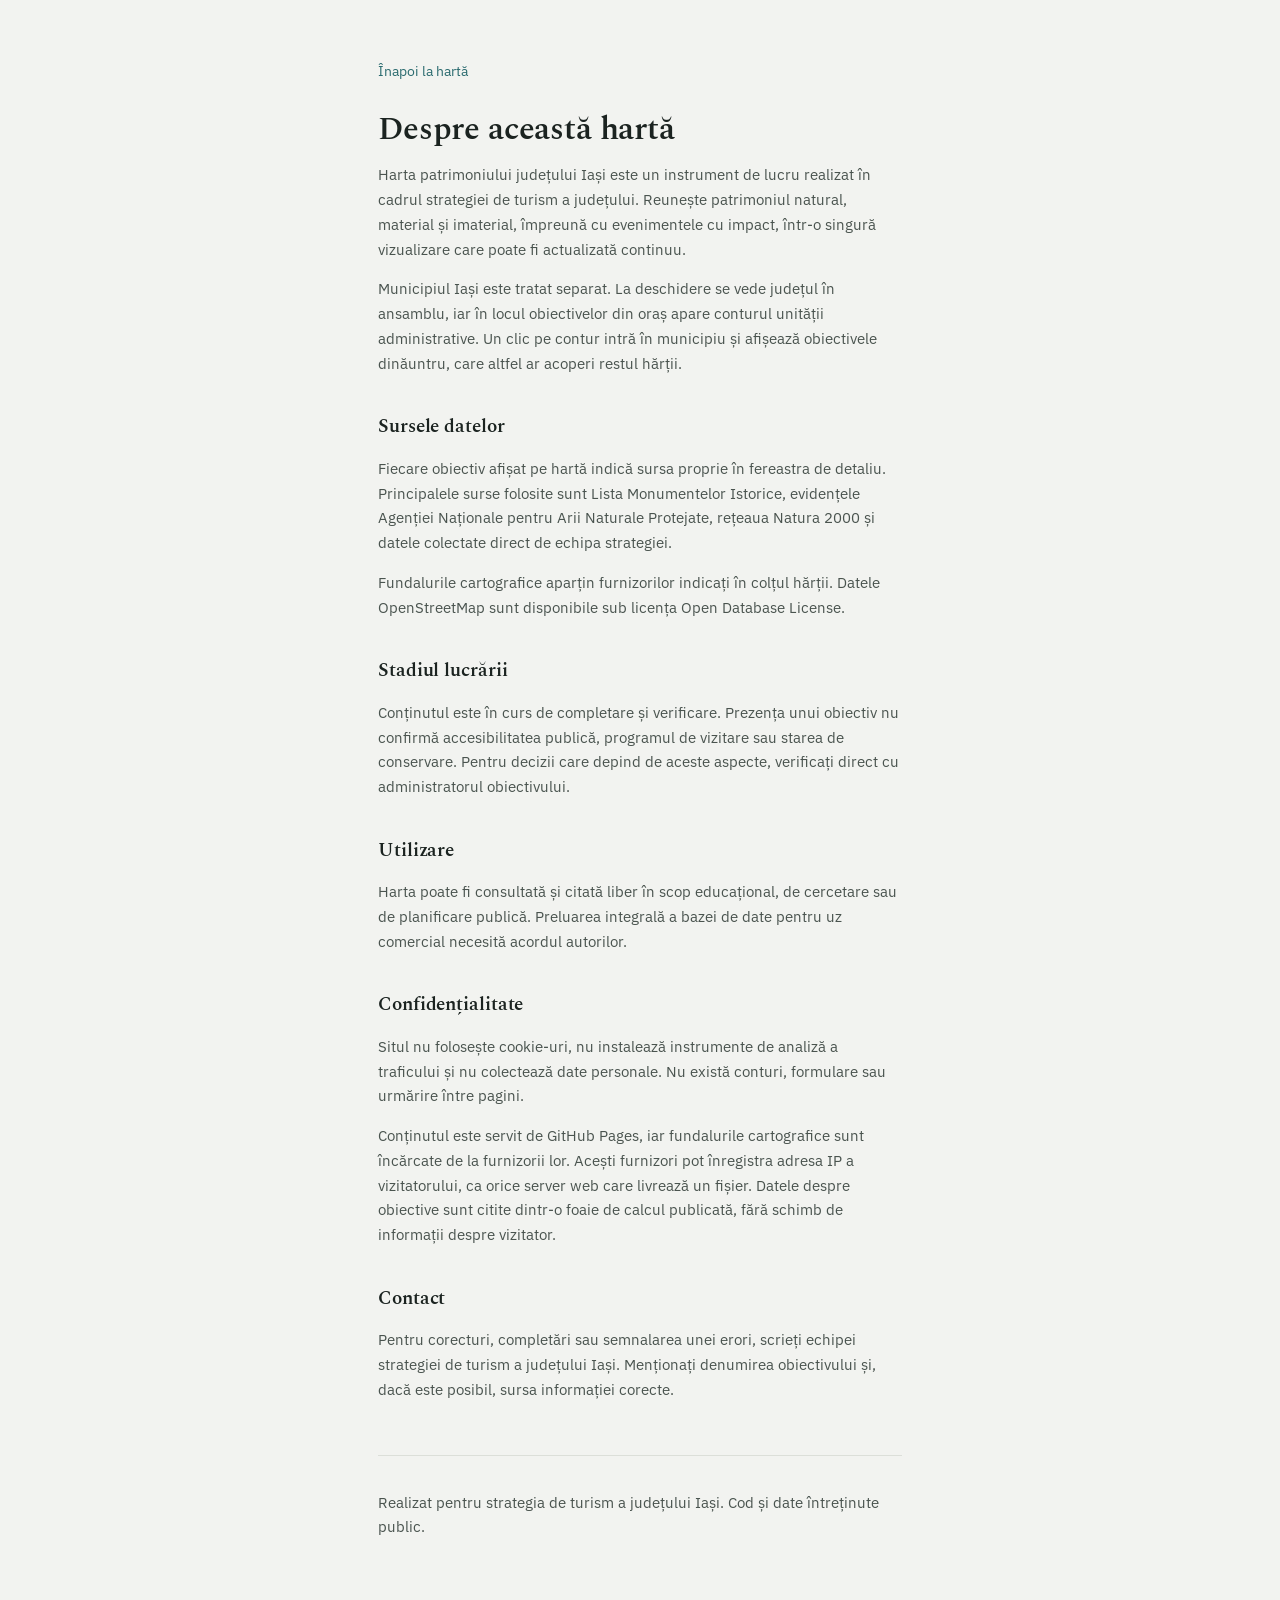
<file: despre.html>
<!DOCTYPE html>
<html lang="ro">
<head>
<meta charset="utf-8">
<meta name="viewport" content="width=device-width, initial-scale=1">
<title>Despre această hartă și sursele datelor</title>
<meta name="description" content="Scopul hărții patrimoniului județului Iași, sursele datelor, condițiile de utilizare, politica de confidențialitate și datele de contact.">
<link rel="canonical" href="https://manuelfosalau.github.io/patrimoniu.iasi/despre.html">
<meta property="og:type" content="article">
<meta property="og:locale" content="ro_RO">
<meta property="og:title" content="Despre această hartă și sursele datelor">
<meta property="og:description" content="Scopul hărții, sursele datelor, condițiile de utilizare și contact.">
<meta property="og:url" content="https://manuelfosalau.github.io/patrimoniu.iasi/despre.html">
<meta property="og:image" content="https://manuelfosalau.github.io/patrimoniu.iasi/og-image.png">
<meta name="twitter:card" content="summary_large_image">
<link rel="icon" href="favicon.svg" type="image/svg+xml">
<meta name="theme-color" content="#F2F3F0">
<link rel="preconnect" href="https://fonts.googleapis.com">
<link rel="preconnect" href="https://fonts.gstatic.com" crossorigin>
<link rel="stylesheet" href="https://fonts.googleapis.com/css2?family=IBM+Plex+Sans:wght@400;500;600&family=Spectral:ital,wght@0,500;0,600;1,500&display=swap">
<link rel="stylesheet" href="stil.css?v=11">
</head>
<body>
<article class="pagina">
  <a class="inapoi" href="index.html">Înapoi la hartă</a>

  <h1>Despre această hartă</h1>
  <p>Harta patrimoniului județului Iași este un instrument de lucru realizat în cadrul strategiei de turism a județului. Reunește patrimoniul natural, material și imaterial, împreună cu evenimentele cu impact, într-o singură vizualizare care poate fi actualizată continuu.</p>
  <p>Municipiul Iași este tratat separat. La deschidere se vede județul în ansamblu, iar în locul obiectivelor din oraș apare conturul unității administrative. Un clic pe contur intră în municipiu și afișează obiectivele dinăuntru, care altfel ar acoperi restul hărții.</p>

  <h2>Sursele datelor</h2>
  <p>Fiecare obiectiv afișat pe hartă indică sursa proprie în fereastra de detaliu. Principalele surse folosite sunt Lista Monumentelor Istorice, evidențele Agenției Naționale pentru Arii Naturale Protejate, rețeaua Natura 2000 și datele colectate direct de echipa strategiei.</p>
  <p>Fundalurile cartografice aparțin furnizorilor indicați în colțul hărții. Datele OpenStreetMap sunt disponibile sub licența Open Database License.</p>

  <h2>Stadiul lucrării</h2>
  <p>Conținutul este în curs de completare și verificare. Prezența unui obiectiv nu confirmă accesibilitatea publică, programul de vizitare sau starea de conservare. Pentru decizii care depind de aceste aspecte, verificați direct cu administratorul obiectivului.</p>

  <h2>Utilizare</h2>
  <p>Harta poate fi consultată și citată liber în scop educațional, de cercetare sau de planificare publică. Preluarea integrală a bazei de date pentru uz comercial necesită acordul autorilor.</p>

  <h2>Confidențialitate</h2>
  <p>Situl nu folosește cookie-uri, nu instalează instrumente de analiză a traficului și nu colectează date personale. Nu există conturi, formulare sau urmărire între pagini.</p>
  <p>Conținutul este servit de GitHub Pages, iar fundalurile cartografice sunt încărcate de la furnizorii lor. Acești furnizori pot înregistra adresa IP a vizitatorului, ca orice server web care livrează un fișier. Datele despre obiective sunt citite dintr-o foaie de calcul publicată, fără schimb de informații despre vizitator.</p>

  <h2>Contact</h2>
  <p>Pentru corecturi, completări sau semnalarea unei erori, scrieți echipei strategiei de turism a județului Iași. Menționați denumirea obiectivului și, dacă este posibil, sursa informației corecte.</p>

  <footer>
    <p>Realizat pentru strategia de turism a județului Iași. Cod și date întreținute public.</p>
  </footer>
</article>
</body>
</html>
</file>
<file: stil.css>
/* ==========================================================================
   Atlasul patrimoniului județului Iași
   Interfață acromatică: hârtie rece, cerneală, linii subțiri.
   Singura culoare din pagină o poartă cele patru categorii.
   ========================================================================== */

:root{
  --hartie:#F2F3F0;
  --panou:#FFFFFF;
  --cerneala:#1B2320;
  --cerneala-2:#4A544F;
  --cerneala-3:#7C8781;
  --linie:#DCDFD9;
  --linie-tare:#BFC4BC;
  --selectie:#1B2320;
  --focus:#2B6B6F;

  --natural:#2C6E49;
  --material:#9E2B25;
  --imaterial:#6B3FA0;
  --evenimente:#A8730A;

  --lat-bara:336px;
  --serif:"Spectral",Georgia,"Times New Roman",serif;
  --sans:"IBM Plex Sans",-apple-system,BlinkMacSystemFont,"Segoe UI",Roboto,sans-serif;
}

*{box-sizing:border-box}
html,body{height:100%;margin:0}
body{
  font:400 14.5px/1.55 var(--sans);
  color:var(--cerneala);background:var(--hartie);
  -webkit-font-smoothing:antialiased;
}
h1,h2,h3{font-family:var(--serif);font-weight:600;margin:0;letter-spacing:-.005em}

.sari-la-continut{
  position:absolute;left:-9999px;top:0;z-index:3000;
  background:var(--cerneala);color:#fff;padding:11px 18px;
}
.sari-la-continut:focus{left:0}
:focus-visible{outline:2px solid var(--focus);outline-offset:2px}

#aplicatie{display:grid;grid-template-columns:var(--lat-bara) 1fr;height:100%}

/* ---------- panoul lateral ---------- */
#bara{
  background:var(--panou);display:flex;flex-direction:column;
  min-height:0;border-right:1px solid var(--linie-tare);
}

#antet{padding:22px 24px 16px}
#antet h1{font-size:23px;line-height:1.18}
#antet p{margin:7px 0 0;font-size:12.5px;color:var(--cerneala-3);line-height:1.4}

nav.navigare{display:flex;flex-wrap:wrap;gap:0 18px;padding:0 24px;border-bottom:1px solid var(--linie)}
nav.navigare a{
  padding:9px 0 11px;text-decoration:none;font-size:13.5px;color:var(--cerneala-3);
  border-bottom:2px solid transparent;margin-bottom:-1px;
}
nav.navigare a:hover{color:var(--cerneala)}
nav.navigare a[aria-current="page"]{color:var(--cerneala);border-bottom-color:var(--cerneala);font-weight:500}

#unelte{padding:16px 24px;border-bottom:1px solid var(--linie);display:grid;gap:9px}
#cautare{
  width:100%;padding:9px 0;border:0;border-bottom:1px solid var(--linie-tare);
  background:none;color:var(--cerneala);font:400 14px var(--sans);
}
#cautare::placeholder{color:var(--cerneala-3)}
#cautare:focus{outline:0;border-bottom-color:var(--cerneala)}

.rand-unelte{display:flex;gap:7px}
select,.buton{
  flex:1;padding:7px 9px;font:400 12.5px var(--sans);
  border:1px solid var(--linie-tare);background:var(--panou);color:var(--cerneala-2);cursor:pointer;
}
select:hover,.buton:hover{border-color:var(--cerneala-3);color:var(--cerneala)}

#filtre{flex:1;overflow-y:auto;padding:4px 24px 24px;min-height:0}

.categorie{margin-top:18px}
.cap-categorie{display:flex;align-items:baseline;gap:10px;cursor:pointer;user-select:none;padding:3px 0}
.pastila{width:9px;height:9px;border-radius:50%;flex:none;align-self:center}
.nume-categorie{
  font-family:var(--serif);font-size:15px;font-weight:600;flex:1;line-height:1.3;
}
.numar{font-size:11.5px;color:var(--cerneala-3);font-variant-numeric:tabular-nums;flex:none}
.subcategorii{margin:5px 0 0 18px;padding-left:12px;border-left:1px solid var(--linie)}
.subcategorie{
  display:flex;align-items:center;gap:9px;padding:4px 0;cursor:pointer;
  font-size:13px;color:var(--cerneala-2);
}
.subcategorie:hover{color:var(--cerneala)}
.subcategorie span:first-of-type{flex:1}
input[type=checkbox]{accent-color:var(--cerneala);width:13px;height:13px;cursor:pointer;flex:none;margin:0}

/* butoanele panoului de filtre, folosite doar pe telefon */
#buton-filtre,#inchide-filtre{display:none}

#subsol{
  padding:13px 24px;border-top:1px solid var(--linie);font-size:11.5px;
  color:var(--cerneala-3);display:flex;justify-content:space-between;gap:12px;
}
#subsol strong{color:var(--cerneala);font-weight:500;font-variant-numeric:tabular-nums}

/* ---------- harta ---------- */
#harta{height:100%;background:#E6E8E3;position:relative}

.ancora-pin{background:none;border:0}
.pin{
  display:block;width:16px;height:16px;border-radius:50%;
  background:var(--c);border:1.5px solid #fff;
  box-shadow:0 0 0 1px rgba(20,28,24,.5);
}
.insigna{
  position:absolute;top:-8px;right:-10px;min-width:16px;height:16px;padding:0 4px;
  border-radius:8px;background:var(--cerneala);color:#fff;border:1.5px solid #fff;
  font:500 10px/13px var(--sans);text-align:center;font-variant-numeric:tabular-nums;
}

/* etichete de localități, cu halou alb ca pe hărțile tipărite */
.eticheta-oras{background:none;border:0;pointer-events:none}
.eticheta-oras span{
  display:block;font-family:var(--serif);font-size:13px;font-weight:500;
  color:#2A332E;white-space:nowrap;padding-left:9px;line-height:1;
  text-shadow:0 0 3px #fff,0 0 3px #fff,0 0 2px #fff,1px 1px 0 #fff,-1px -1px 0 #fff;
}
.eticheta-oras span::before{
  content:"";position:absolute;left:0;top:2px;width:5px;height:5px;
  background:#2A332E;border:1px solid #fff;
}

.eticheta-uat{background:none;border:0;pointer-events:none}
.eticheta-uat span{
  display:block;font-family:var(--serif);font-size:14px;font-style:italic;
  color:#2A332E;white-space:nowrap;text-align:center;line-height:1.25;
  text-shadow:0 0 4px #fff,0 0 3px #fff,0 0 2px #fff;
}
.eticheta-uat small{display:block;font-family:var(--sans);font-size:10.5px;font-style:normal;color:#5C665F}

.contur-uat{cursor:pointer}

#inapoi-judet{
  position:absolute;z-index:900;left:14px;top:14px;
  padding:9px 15px;border:1px solid var(--linie-tare);background:var(--panou);
  font:400 13px var(--sans);color:var(--cerneala);cursor:pointer;
  box-shadow:0 1px 4px rgba(20,28,24,.14);
}
#inapoi-judet:hover{border-color:var(--cerneala-3)}
#inapoi-judet[hidden]{display:none}

/* etichetele de lângă puncte, vizibile doar de la un zoom în sus */
.leaflet-tooltip.eticheta-punct{
  background:none;border:0;box-shadow:none;padding:0;margin:0;
  font:500 12.5px/1 var(--serif);color:#222A26;white-space:nowrap;
  text-shadow:0 0 3px #fff,0 0 3px #fff,0 0 2px #fff,1px 1px 0 #fff,-1px -1px 0 #fff;
}
.leaflet-tooltip.eticheta-punct::before{display:none}
.leaflet-container.fara-etichete .eticheta-punct{display:none}

.leaflet-tooltip.eticheta-suprafata{
  background:var(--panou);border:1px solid var(--linie-tare);box-shadow:none;
  font:400 12.5px var(--sans);color:var(--cerneala);padding:4px 9px;border-radius:2px;
}
.leaflet-tooltip.eticheta-suprafata::before{display:none}

/* ---------- popup ---------- */
.leaflet-popup-content-wrapper{border-radius:2px;box-shadow:0 6px 24px rgba(20,28,24,.2)}
.leaflet-popup-content{margin:0;width:286px!important;font-family:var(--sans)}
.leaflet-popup-tip{box-shadow:none}

.pop{padding:16px 18px 17px}
.pop-eticheta{display:inline-flex;align-items:center;gap:7px;font-size:11.5px;color:var(--cerneala-3);margin-bottom:6px}
.pop-eticheta i{width:8px;height:8px;border-radius:50%;background:var(--c);display:block;flex:none}
.pop h3{font-size:18px;line-height:1.25;margin-bottom:4px}
.pop-uat{font-size:12.5px;color:var(--cerneala-3);margin:0 0 11px}
.pop p{margin:0 0 10px;font-size:13.5px;color:var(--cerneala-2);line-height:1.5}
.pop img{width:100%;height:128px;object-fit:cover;margin-bottom:11px;display:block}
.pop dl{margin:0;font-size:12.5px;display:grid;grid-template-columns:auto 1fr;gap:4px 12px;
        padding-top:10px;border-top:1px solid var(--linie)}
.pop dt{color:var(--cerneala-3)}
.pop dd{margin:0;color:var(--cerneala-2)}
.pop a{color:var(--focus)}

.pop-cap{padding:15px 18px 10px;font-size:12px;color:var(--cerneala-3);border-bottom:1px solid var(--linie)}
.pop-lista{list-style:none;margin:0;padding:6px 8px}
.pop-lista button{
  width:100%;display:flex;align-items:flex-start;gap:10px;text-align:left;
  padding:8px 10px;border:0;background:none;cursor:pointer;font:inherit;
}
.pop-lista button:hover{background:var(--hartie)}
.pop-lista .pastila-mica{width:8px;height:8px;border-radius:50%;flex:none;margin-top:6px}
.pop-lista strong{display:block;font-family:var(--serif);font-size:14.5px;font-weight:600;color:var(--cerneala);line-height:1.3}
.pop-lista em{display:block;font-style:normal;font-size:11.5px;color:var(--cerneala-3);margin-top:2px}
.pop-inapoi{
  display:block;width:100%;text-align:left;padding:11px 18px 9px;border:0;background:none;
  font:400 12px var(--sans);color:var(--focus);cursor:pointer;border-bottom:1px solid var(--linie);
}
.pop-inapoi:hover{text-decoration:underline}

/* ---------- stări ---------- */
#stare{
  position:absolute;z-index:1000;left:50%;top:16px;transform:translateX(-50%);
  background:var(--panou);padding:10px 18px;font-size:13px;
  box-shadow:0 3px 16px rgba(20,28,24,.18);max-width:min(540px,90vw);
  border-left:2px solid var(--cerneala);
}
#stare.eroare{border-left-color:var(--material)}
#stare code{background:var(--hartie);padding:1px 5px;font-size:12px;font-family:ui-monospace,monospace}
#stare.ascuns{display:none}

/* ==========================================================================
   Calendarul festivalurilor
   ========================================================================== */

#continut{display:flex;flex-direction:column;min-height:0;overflow:hidden;background:var(--hartie)}

#luni{
  display:flex;flex-wrap:wrap;gap:4px;padding:18px 26px;flex:none;
  border-bottom:1px solid var(--linie);background:var(--panou);
}
.luna{
  padding:8px 15px;border:0;background:none;color:var(--cerneala-2);
  font:500 16px/1.2 var(--serif);cursor:pointer;border-radius:2px;
}
.luna:hover:not(:disabled){background:var(--hartie);color:var(--cerneala)}
.luna[aria-pressed="true"]{background:var(--selectie);color:#fff}
.luna:disabled{opacity:.28;cursor:default}
.luna .cnt{font:400 11.5px var(--sans);opacity:.6;margin-left:6px;
           font-variant-numeric:tabular-nums;vertical-align:2px}
.luna.recurenta{margin-left:auto}

.comutator{flex:1;text-align:center}
.comutator[aria-pressed="true"]{background:var(--selectie);border-color:var(--selectie);color:#fff}

#lista-festivaluri{flex:1;overflow-y:auto;padding:8px 26px 40px;min-height:0}

.grup-luna{margin-top:26px}
.grup-luna:first-child{margin-top:14px}
.grup-luna > h2{
  font-size:21px;font-weight:600;color:var(--cerneala);
  padding-bottom:8px;border-bottom:1px solid var(--linie-tare);margin-bottom:6px;
  display:flex;justify-content:space-between;align-items:baseline;
}
.grup-luna > h2 .numar{font:400 12px var(--sans);color:var(--cerneala-3)}

.festival{
  background:var(--c-fond,var(--panou));
  border:1px solid transparent;border-bottom:1px solid var(--linie);
  transition:transform .14s ease, box-shadow .14s ease, border-color .14s ease;
}
.festival:hover{
  transform:translateY(-2px);
  box-shadow:0 4px 14px rgba(20,28,24,.11);
  border-color:var(--linie);
}
.festival.deschis{border-color:var(--linie-tare);box-shadow:0 4px 14px rgba(20,28,24,.09)}

.festival-cap{
  width:100%;display:flex;align-items:center;gap:12px;text-align:left;
  padding:13px 16px;border:0;background:none;cursor:pointer;font:inherit;
}
.festival-cap .titlu{
  flex:1;font-family:var(--serif);font-size:17px;font-weight:600;
  color:var(--c);line-height:1.3;
}
.festival-cap .cand{
  font-size:13px;color:var(--cerneala-2);white-space:nowrap;
  font-variant-numeric:tabular-nums;
}
.festival-cap .sageata{
  width:9px;height:9px;border-right:1.5px solid var(--c);
  border-bottom:1.5px solid var(--c);opacity:.75;transform:rotate(45deg) translate(-2px,-2px);
  flex:none;transition:transform .16s ease;
}
.festival.deschis .sageata{transform:rotate(-135deg) translate(-2px,-2px)}

.festival-detalii{padding:0 16px 15px}
.festival-detalii dl{
  margin:0;font-size:13px;display:grid;grid-template-columns:auto 1fr;gap:5px 14px;
  padding-top:12px;border-top:1px solid var(--linie);
}
.festival-detalii dt{color:var(--cerneala-3)}
.festival-detalii dd{margin:0;color:var(--cerneala-2)}
.festival-detalii a{color:var(--focus)}
.festival[hidden]{display:none}

.gol{padding:46px 14px;text-align:center;color:var(--cerneala-3);font-size:13.5px}

/* ---------- pagini de text ---------- */
.pagina{max-width:64ch;margin:0 auto;padding:60px 26px 90px}
.pagina h1{font-size:32px;margin-bottom:12px;line-height:1.14}
.pagina h2{font-size:19px;margin:36px 0 9px}
.pagina p,.pagina li{color:var(--cerneala-2);font-size:15px;line-height:1.65}
.pagina a{color:var(--focus)}
.pagina .inapoi{display:inline-block;margin-bottom:30px;font-size:13.5px;color:var(--focus);text-decoration:none}
.pagina .inapoi:hover{text-decoration:underline}
.pagina footer{margin-top:52px;padding-top:20px;border-top:1px solid var(--linie);font-size:13px;color:var(--cerneala-3)}

@media (max-width:860px){
  /* Pe telefon conținutul ocupă tot ecranul. Bara laterală devine o bandă
     subțire sus, cu titlu, meniu și un buton care deschide filtrele peste tot. */
  #aplicatie{display:flex;flex-direction:column;height:100%;height:100dvh}
  #harta,#continut{flex:1;min-height:0;order:1}

  #bara{
    order:0;flex:none;max-height:none;min-height:0;
    border-right:0;border-bottom:1px solid var(--linie-tare);
  }
  #antet{display:flex;align-items:center;gap:12px;padding:10px 14px 4px}
  #antet h1{font-size:16.5px;flex:1;line-height:1.2}
  #antet p{display:none}

  nav.navigare{
    padding:0 14px;gap:0 16px;flex-wrap:nowrap;overflow-x:auto;
    scrollbar-width:none;border-bottom:0;
  }
  nav.navigare::-webkit-scrollbar{display:none}
  nav.navigare a{padding:6px 0 8px;font-size:13px;white-space:nowrap}

  #unelte,#filtre,#subsol,.legenda-panou{display:none}

  #buton-filtre{
    display:inline-flex;align-items:center;gap:7px;flex:none;
    padding:7px 12px;border:1px solid var(--linie-tare);background:var(--panou);
    font:500 13px var(--sans);color:var(--cerneala);cursor:pointer;
  }
  #buton-filtre .contor{
    min-width:18px;height:18px;padding:0 5px;border-radius:9px;
    background:var(--cerneala);color:#fff;font-size:11px;line-height:18px;text-align:center;
  }

  /* panoul deschis acoperă ecranul și se derulează în întregime */
  #bara.deschis{
    position:fixed;inset:0;z-index:2000;overflow-y:auto;
    border-bottom:0;padding-bottom:84px;-webkit-overflow-scrolling:touch;
  }
  #bara.deschis #unelte{display:grid}
  #bara.deschis #filtre{display:block;flex:none;overflow:visible}
  #bara.deschis #subsol{display:flex}
  #bara.deschis #buton-filtre{background:var(--cerneala);color:#fff;border-color:var(--cerneala)}
  #bara.deschis #inchide-filtre{
    display:block;position:fixed;left:14px;right:14px;
    bottom:calc(14px + env(safe-area-inset-bottom));z-index:2001;
    padding:14px;border:0;background:var(--cerneala);color:#fff;
    font:500 15px var(--sans);cursor:pointer;box-shadow:0 4px 16px rgba(20,28,24,.25);
  }
  body.panou-deschis{overflow:hidden}

  #unelte,#filtre,#subsol{padding-left:16px;padding-right:16px}
  /* sub 16px, Safari mărește pagina la atingerea câmpului de căutare */
  #cautare{font-size:16px}

  .leaflet-popup-content{width:252px!important}
  #inapoi-judet{left:10px;top:10px}

  /* calendarul 2: benzile de luni se derulează pe orizontală, nu pe trei rânduri */
  #luni{flex-wrap:nowrap;overflow-x:auto;padding:10px 12px;scrollbar-width:none}
  #luni::-webkit-scrollbar{display:none}
  .luna{flex:none;padding:7px 12px;font-size:15px}
  #lista-festivaluri{padding:6px 14px 30px}
  .festival-cap{padding:12px 12px}
  .festival-cap .titlu{font-size:15.5px}
  .festival-detalii{padding:0 12px 14px}
  .grup-luna > h2{font-size:18px}

  .pagina{padding:38px 20px 64px}
}
}
@media (prefers-reduced-motion:reduce){
  *{transition:none!important;animation:none!important}
  .festival:hover{transform:none}
}
</file>
